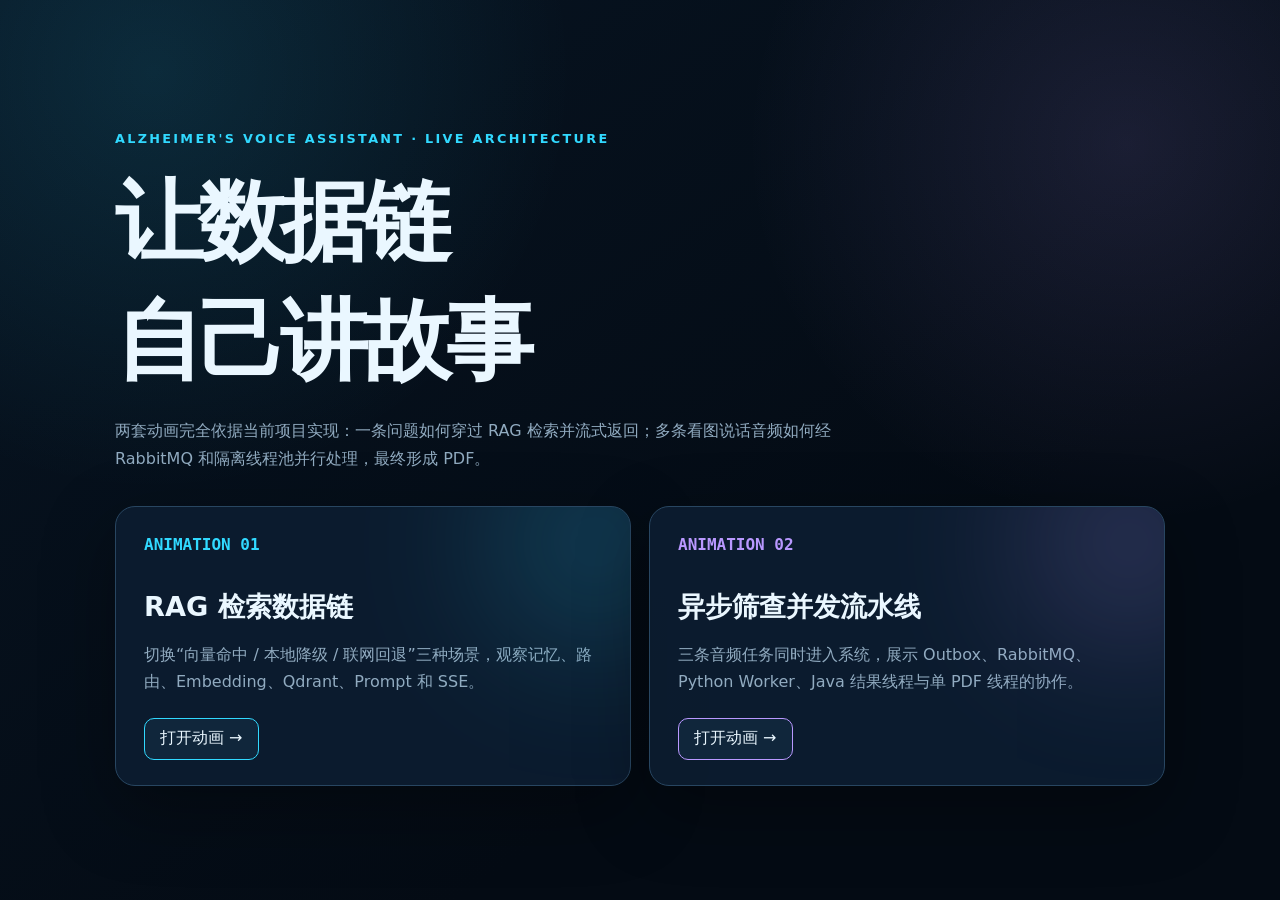
<file: docs/animations/index.html>
<!doctype html>
<html lang="zh-CN">
<head>
  <meta charset="UTF-8">
  <meta name="viewport" content="width=device-width, initial-scale=1">
  <title>忆声守护 · 系统数据链动画</title>
  <link rel="stylesheet" href="animation.css">
</head>
<body class="index-page">
  <main class="index-content">
    <p class="eyebrow">ALZHEIMER'S VOICE ASSISTANT · LIVE ARCHITECTURE</p>
    <h1>让数据链<br>自己讲故事</h1>
    <p>两套动画完全依据当前项目实现：一条问题如何穿过 RAG 检索并流式返回；多条看图说话音频如何经 RabbitMQ 和隔离线程池并行处理，最终形成 PDF。</p>
    <div class="nav-grid">
      <article class="nav-card" style="--glow: var(--cyan)">
        <span class="number">ANIMATION 01</span>
        <h2>RAG 检索数据链</h2>
        <p>切换“向量命中 / 本地降级 / 联网回退”三种场景，观察记忆、路由、Embedding、Qdrant、Prompt 和 SSE。</p>
        <a href="rag-retrieval.html">打开动画 →</a>
      </article>
      <article class="nav-card" style="--glow: var(--purple)">
        <span class="number">ANIMATION 02</span>
        <h2>异步筛查并发流水线</h2>
        <p>三条音频任务同时进入系统，展示 Outbox、RabbitMQ、Python Worker、Java 结果线程与单 PDF 线程的协作。</p>
        <a href="async-screening.html">打开动画 →</a>
      </article>
    </div>
  </main>
</body>
</html>
</file>
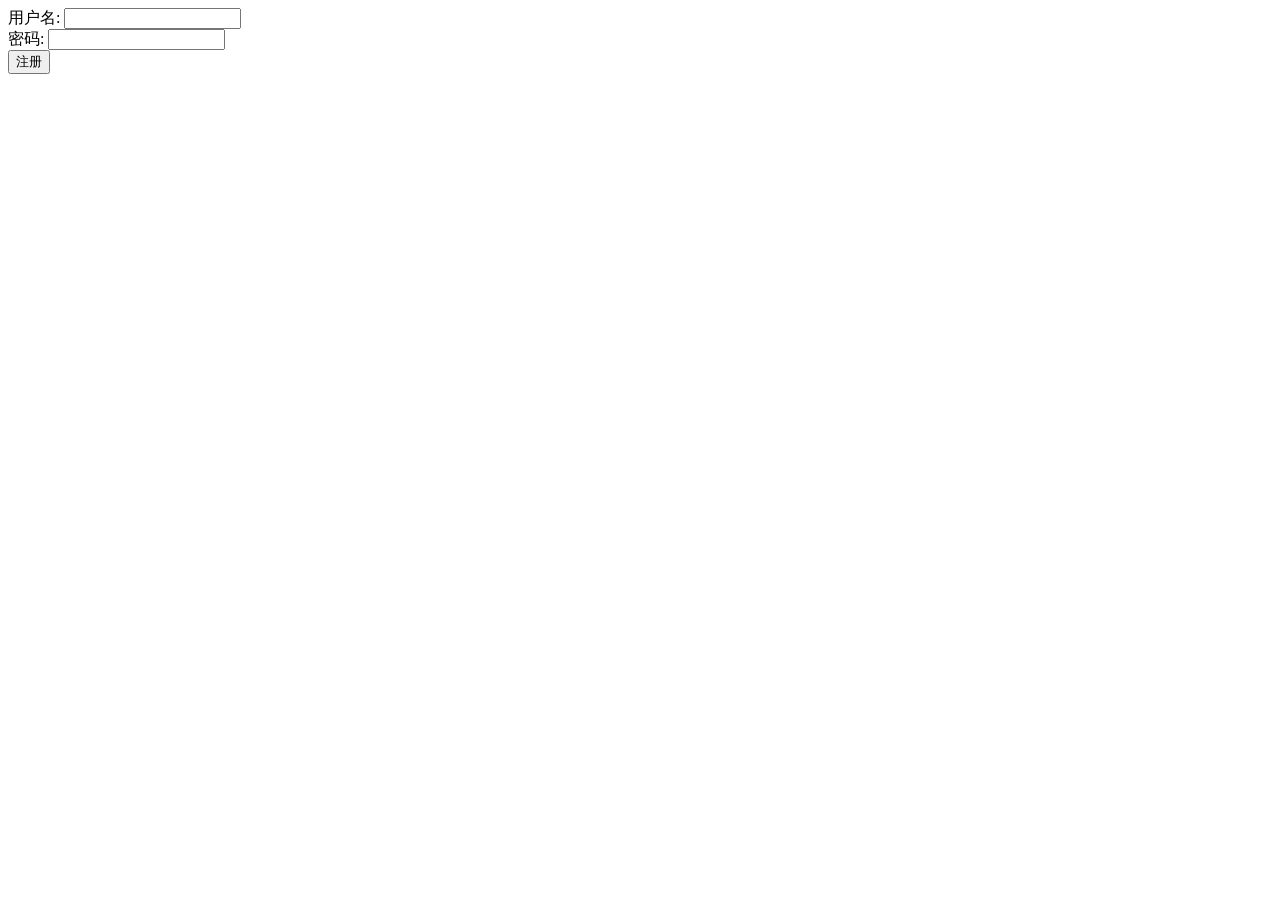
<file: docs/test.html>
<!DOCTYPE html>
<html>
<body>
<form action="http://localhost:8080/user/register" method="post">
    用户名: <input type="text" name="username"><br>
    密码: <input type="text" name="password"><br>
    <input type="submit" value="注册">
</form>
</body>
</html>
</file>
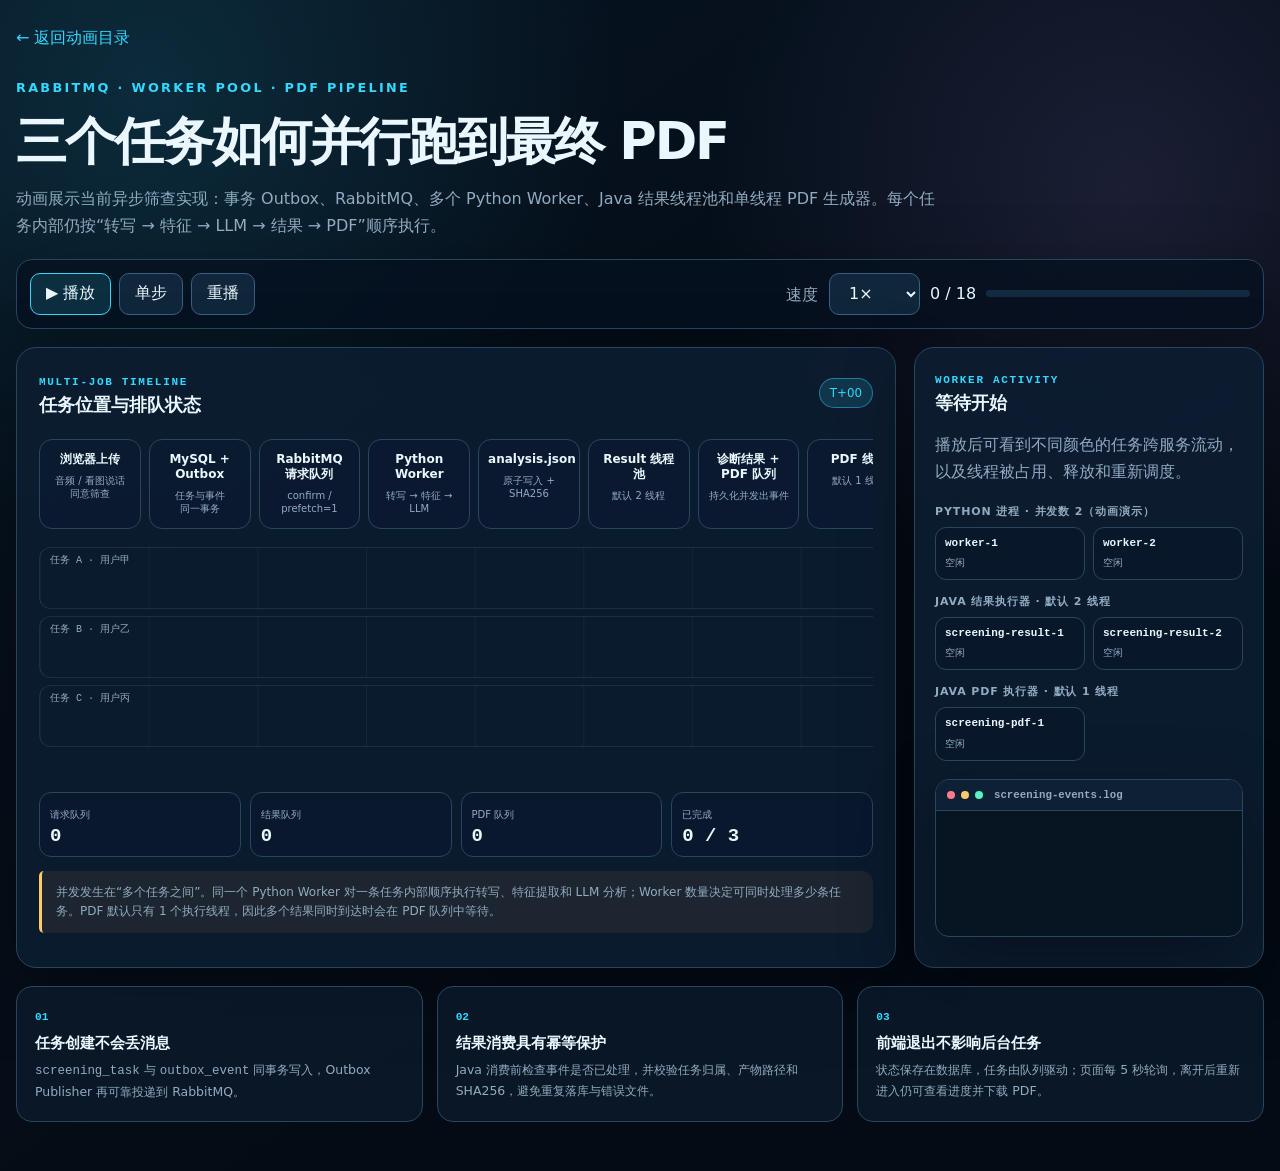
<file: docs/animations/async-screening.html>
<!doctype html>
<html lang="zh-CN">
<head>
  <meta charset="utf-8">
  <meta name="viewport" content="width=device-width, initial-scale=1">
  <title>多线程异步筛查动画</title>
  <link rel="stylesheet" href="animation.css">
</head>
<body>
  <main class="page-shell">
    <header class="hero compact">
      <a class="back-link" href="index.html">← 返回动画目录</a>
      <p class="eyebrow">RABBITMQ · WORKER POOL · PDF PIPELINE</p>
      <h1>三个任务如何并行跑到最终 PDF</h1>
      <p class="hero-copy">动画展示当前异步筛查实现：事务 Outbox、RabbitMQ、多个 Python Worker、Java 结果线程池和单线程 PDF 生成器。每个任务内部仍按“转写 → 特征 → LLM → 结果 → PDF”顺序执行。</p>
    </header>

    <section class="toolbar" aria-label="动画控制器">
      <div class="control-group">
        <button id="playButton" class="primary-button" type="button">▶ 播放</button>
        <button id="stepButton" type="button">单步</button>
        <button id="resetButton" type="button">重播</button>
      </div>
      <label>速度
        <select id="speedSelect">
          <option value="0.7">0.7×</option>
          <option value="1" selected>1×</option>
          <option value="1.6">1.6×</option>
          <option value="2.2">2.2×</option>
        </select>
      </label>
      <div class="progress-wrap" aria-label="动画进度">
        <span id="progressText">0 / 18</span>
        <div class="progress-track"><span id="progressBar"></span></div>
      </div>
    </section>

    <section class="demo-grid">
      <div class="board-card">
        <div class="board-heading">
          <div><span class="section-kicker">MULTI-JOB TIMELINE</span><h2>任务位置与排队状态</h2></div>
          <span id="tickBadge" class="status-pill">T+00</span>
        </div>
        <div class="timeline-scroll">
          <div class="screening-board">
            <div class="stage-row">
              <div id="stage-0" class="stage-cell"><b>浏览器上传</b><small>音频 / 看图说话<br>同意筛查</small></div>
              <div id="stage-1" class="stage-cell"><b>MySQL + Outbox</b><small>任务与事件<br>同一事务</small></div>
              <div id="stage-2" class="stage-cell"><b>RabbitMQ 请求队列</b><small>confirm / prefetch=1</small></div>
              <div id="stage-3" class="stage-cell"><b>Python Worker</b><small>转写 → 特征 → LLM</small></div>
              <div id="stage-4" class="stage-cell"><b>analysis.json</b><small>原子写入 + SHA256</small></div>
              <div id="stage-5" class="stage-cell"><b>Result 线程池</b><small>默认 2 线程</small></div>
              <div id="stage-6" class="stage-cell"><b>诊断结果 + PDF 队列</b><small>持久化并发出事件</small></div>
              <div id="stage-7" class="stage-cell"><b>PDF 线程</b><small>默认 1 线程</small></div>
              <div id="stage-8" class="stage-cell"><b>完成 / 下载</b><small>COMPLETED 100%</small></div>
            </div>
            <div class="lane-labels">
              <div class="job-lane" data-label="任务 A · 用户甲"><div id="task-a" class="task-chip task-a" style="--stage:0">等待进入</div></div>
              <div class="job-lane" data-label="任务 B · 用户乙"><div id="task-b" class="task-chip task-b" style="--stage:0">等待进入</div></div>
              <div class="job-lane" data-label="任务 C · 用户丙"><div id="task-c" class="task-chip task-c" style="--stage:0">等待进入</div></div>
            </div>
          </div>
        </div>
        <div class="metrics-row">
          <div class="metric"><small>请求队列</small><b id="requestCount">0</b></div>
          <div class="metric"><small>结果队列</small><b id="resultCount">0</b></div>
          <div class="metric"><small>PDF 队列</small><b id="pdfCount">0</b></div>
          <div class="metric"><small>已完成</small><b id="completeCount">0 / 3</b></div>
        </div>
        <p class="architecture-note">并发发生在“多个任务之间”。同一个 Python Worker 对一条任务内部顺序执行转写、特征提取和 LLM 分析；Worker 数量决定可同时处理多少条任务。PDF 默认只有 1 个执行线程，因此多个结果同时到达时会在 PDF 队列中等待。</p>
      </div>

      <aside class="inspector-card">
        <span class="section-kicker">WORKER ACTIVITY</span>
        <h2 id="stepTitle">等待开始</h2>
        <p id="stepDetail">播放后可看到不同颜色的任务跨服务流动，以及线程被占用、释放和重新调度。</p>
        <div class="thread-rack">
          <div class="thread-group">
            <h3>Python 进程 · 并发数 2（动画演示）</h3>
            <div class="thread-slots"><div id="python-1" class="thread-slot"><b>worker-1</b><small>空闲</small></div><div id="python-2" class="thread-slot"><b>worker-2</b><small>空闲</small></div></div>
          </div>
          <div class="thread-group">
            <h3>Java 结果执行器 · 默认 2 线程</h3>
            <div class="thread-slots"><div id="result-1" class="thread-slot"><b>screening-result-1</b><small>空闲</small></div><div id="result-2" class="thread-slot"><b>screening-result-2</b><small>空闲</small></div></div>
          </div>
          <div class="thread-group">
            <h3>Java PDF 执行器 · 默认 1 线程</h3>
            <div class="thread-slots"><div id="pdf-1" class="thread-slot"><b>screening-pdf-1</b><small>空闲</small></div></div>
          </div>
        </div>
        <div class="terminal">
          <div class="terminal-bar"><span></span><span></span><span></span><b>screening-events.log</b></div>
          <div id="terminalBody" class="terminal-body" aria-live="polite"></div>
        </div>
      </aside>
    </section>

    <section class="notes-grid">
      <article><span>01</span><h3>任务创建不会丢消息</h3><p><code>screening_task</code> 与 <code>outbox_event</code> 同事务写入，Outbox Publisher 再可靠投递到 RabbitMQ。</p></article>
      <article><span>02</span><h3>结果消费具有幂等保护</h3><p>Java 消费前检查事件是否已处理，并校验任务归属、产物路径和 SHA256，避免重复落库与错误文件。</p></article>
      <article><span>03</span><h3>前端退出不影响后台任务</h3><p>状态保存在数据库，任务由队列驱动；页面每 5 秒轮询，离开后重新进入仍可查看进度并下载 PDF。</p></article>
    </section>
  </main>
  <script src="screening-animation.js"></script>
</body>
</html>
</file>
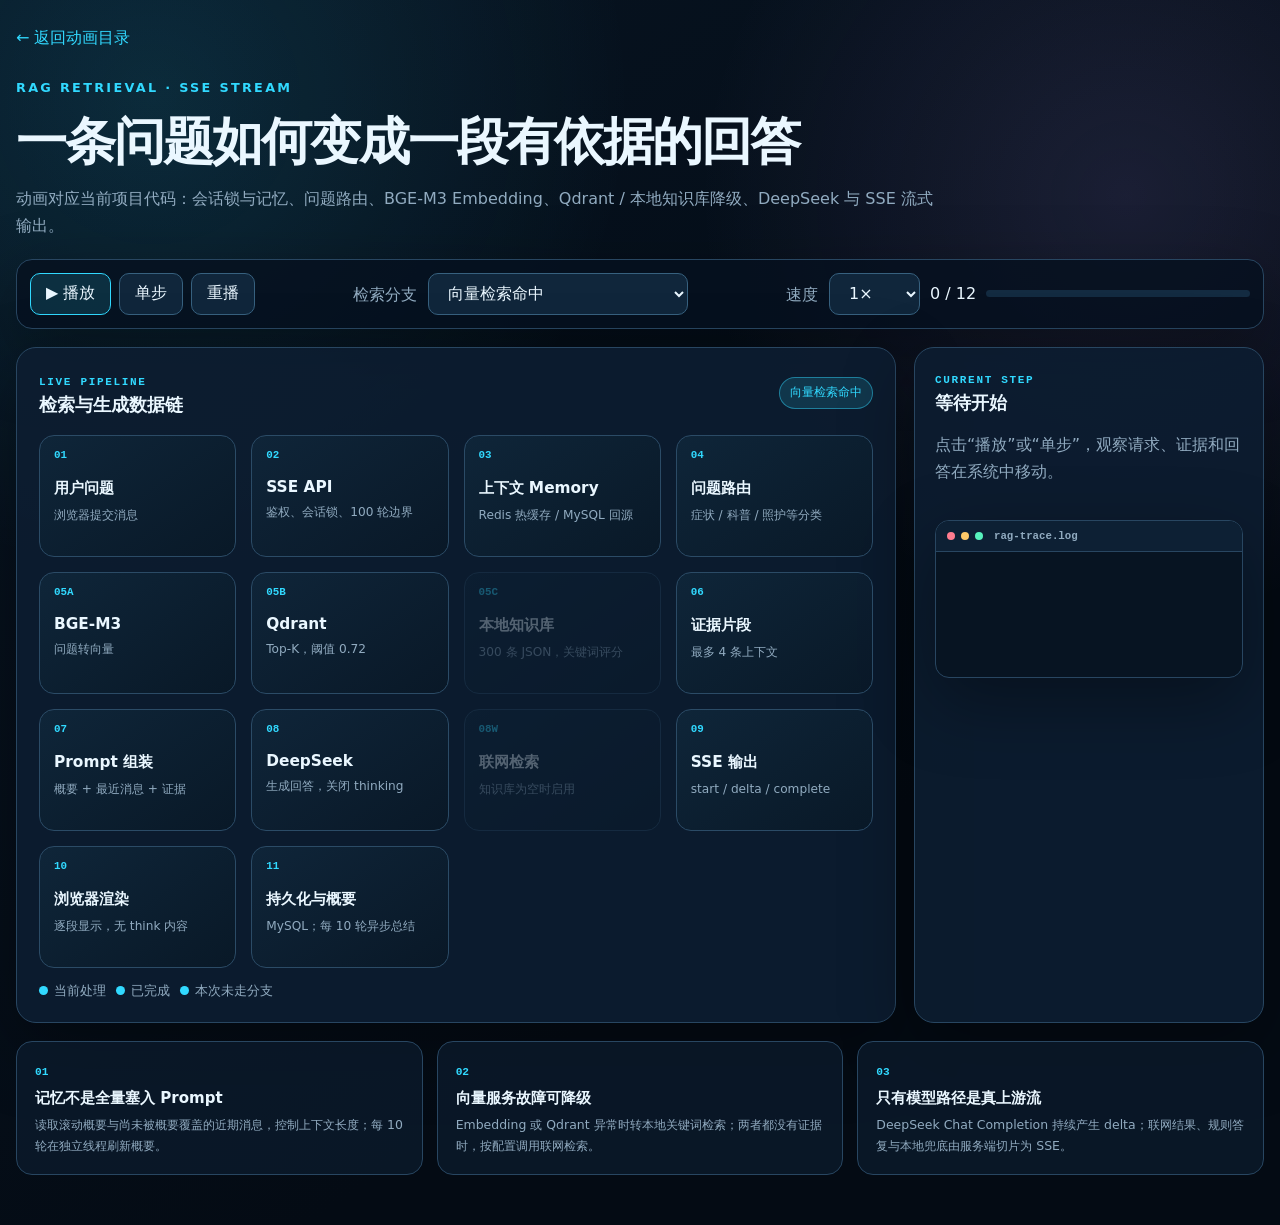
<file: docs/animations/rag-retrieval.html>
<!doctype html>
<html lang="zh-CN">
<head>
  <meta charset="utf-8">
  <meta name="viewport" content="width=device-width, initial-scale=1">
  <title>RAG 检索过程动画</title>
  <link rel="stylesheet" href="animation.css">
</head>
<body>
  <main class="page-shell">
    <header class="hero compact">
      <a class="back-link" href="index.html">← 返回动画目录</a>
      <p class="eyebrow">RAG RETRIEVAL · SSE STREAM</p>
      <h1>一条问题如何变成一段有依据的回答</h1>
      <p class="hero-copy">动画对应当前项目代码：会话锁与记忆、问题路由、BGE-M3 Embedding、Qdrant / 本地知识库降级、DeepSeek 与 SSE 流式输出。</p>
    </header>

    <section class="toolbar" aria-label="动画控制器">
      <div class="control-group">
        <button id="playButton" class="primary-button" type="button">▶ 播放</button>
        <button id="stepButton" type="button">单步</button>
        <button id="resetButton" type="button">重播</button>
      </div>
      <label>检索分支
        <select id="scenarioSelect">
          <option value="vector">向量检索命中</option>
          <option value="fallback">Embedding 失败，本地降级</option>
          <option value="web">知识库无命中，转联网</option>
        </select>
      </label>
      <label>速度
        <select id="speedSelect">
          <option value="0.7">0.7×</option>
          <option value="1" selected>1×</option>
          <option value="1.6">1.6×</option>
          <option value="2.2">2.2×</option>
        </select>
      </label>
      <div class="progress-wrap" aria-label="动画进度">
        <span id="progressText">0 / 12</span>
        <div class="progress-track"><span id="progressBar"></span></div>
      </div>
    </section>

    <section class="demo-grid">
      <div class="board-card">
        <div class="board-heading">
          <div>
            <span class="section-kicker">LIVE PIPELINE</span>
            <h2>检索与生成数据链</h2>
          </div>
          <span id="scenarioBadge" class="status-pill">向量检索命中</span>
        </div>
        <div id="ragBoard" class="flow-board" aria-label="RAG 数据流">
          <div id="rag-user" class="flow-node" style="--x:0;--y:0"><span class="node-index">01</span><b>用户问题</b><small>浏览器提交消息</small></div>
          <div id="rag-api" class="flow-node" style="--x:1;--y:0"><span class="node-index">02</span><b>SSE API</b><small>鉴权、会话锁、100 轮边界</small></div>
          <div id="rag-memory" class="flow-node" style="--x:2;--y:0"><span class="node-index">03</span><b>上下文 Memory</b><small>Redis 热缓存 / MySQL 回源</small></div>
          <div id="rag-router" class="flow-node" style="--x:3;--y:0"><span class="node-index">04</span><b>问题路由</b><small>症状 / 科普 / 照护等分类</small></div>

          <div id="rag-embedding" class="flow-node branch-vector" style="--x:0;--y:1"><span class="node-index">05A</span><b>BGE-M3</b><small>问题转向量</small></div>
          <div id="rag-qdrant" class="flow-node branch-vector" style="--x:1;--y:1"><span class="node-index">05B</span><b>Qdrant</b><small>Top-K，阈值 0.72</small></div>
          <div id="rag-local" class="flow-node branch-local" style="--x:2;--y:1"><span class="node-index">05C</span><b>本地知识库</b><small>300 条 JSON，关键词评分</small></div>
          <div id="rag-docs" class="flow-node" style="--x:3;--y:1"><span class="node-index">06</span><b>证据片段</b><small>最多 4 条上下文</small></div>

          <div id="rag-prompt" class="flow-node" style="--x:0;--y:2"><span class="node-index">07</span><b>Prompt 组装</b><small>概要 + 最近消息 + 证据</small></div>
          <div id="rag-model" class="flow-node" style="--x:1;--y:2"><span class="node-index">08</span><b>DeepSeek</b><small>生成回答，关闭 thinking</small></div>
          <div id="rag-web" class="flow-node branch-web" style="--x:2;--y:2"><span class="node-index">08W</span><b>联网检索</b><small>知识库为空时启用</small></div>
          <div id="rag-stream" class="flow-node" style="--x:3;--y:2"><span class="node-index">09</span><b>SSE 输出</b><small>start / delta / complete</small></div>

          <div id="rag-browser" class="flow-node" style="--x:1;--y:3"><span class="node-index">10</span><b>浏览器渲染</b><small>逐段显示，无 think 内容</small></div>
          <div id="rag-save" class="flow-node" style="--x:2;--y:3"><span class="node-index">11</span><b>持久化与概要</b><small>MySQL；每 10 轮异步总结</small></div>
          <div id="ragPacket" class="data-packet" aria-hidden="true"><span>Q</span></div>
        </div>
        <div class="legend">
          <span><i class="legend-dot active-dot"></i>当前处理</span>
          <span><i class="legend-dot done-dot"></i>已完成</span>
          <span><i class="legend-dot dim-dot"></i>本次未走分支</span>
        </div>
      </div>

      <aside class="inspector-card">
        <span class="section-kicker">CURRENT STEP</span>
        <h2 id="stepTitle">等待开始</h2>
        <p id="stepDetail">点击“播放”或“单步”，观察请求、证据和回答在系统中移动。</p>
        <dl id="dataList" class="data-list"></dl>
        <div class="terminal">
          <div class="terminal-bar"><span></span><span></span><span></span><b>rag-trace.log</b></div>
          <div id="terminalBody" class="terminal-body" aria-live="polite"></div>
        </div>
      </aside>
    </section>

    <section class="notes-grid">
      <article><span>01</span><h3>记忆不是全量塞入 Prompt</h3><p>读取滚动概要与尚未被概要覆盖的近期消息，控制上下文长度；每 10 轮在独立线程刷新概要。</p></article>
      <article><span>02</span><h3>向量服务故障可降级</h3><p>Embedding 或 Qdrant 异常时转本地关键词检索；两者都没有证据时，按配置调用联网检索。</p></article>
      <article><span>03</span><h3>只有模型路径是真上游流</h3><p>DeepSeek Chat Completion 持续产生 delta；联网结果、规则答复与本地兜底由服务端切片为 SSE。</p></article>
    </section>
  </main>
  <script src="rag-animation.js"></script>
</body>
</html>
</file>
<file: docs/animations/animation.css>
:root {
  --bg: #06111f;
  --panel: rgba(12, 29, 48, .92);
  --panel-soft: rgba(18, 40, 63, .72);
  --line: #284661;
  --text: #eaf7ff;
  --muted: #91abc0;
  --cyan: #31d9ff;
  --cyan-soft: rgba(49, 217, 255, .14);
  --mint: #57f2bd;
  --amber: #ffca69;
  --purple: #b998ff;
  --danger: #ff7c8f;
  --shadow: 0 24px 70px rgba(0, 0, 0, .34);
  font-family: "Microsoft YaHei", "PingFang SC", Inter, system-ui, sans-serif;
  color: var(--text);
  background: var(--bg);
}

* { box-sizing: border-box; }
html { min-height: 100%; background: var(--bg); }
body {
  margin: 0;
  min-height: 100vh;
  background:
    radial-gradient(circle at 12% 8%, rgba(49, 217, 255, .12), transparent 30%),
    radial-gradient(circle at 88% 16%, rgba(185, 152, 255, .12), transparent 28%),
    linear-gradient(145deg, #071422, #040b14 68%);
}

button, select { font: inherit; }
button { cursor: pointer; }
button:focus-visible, select:focus-visible, a:focus-visible {
  outline: 3px solid rgba(49, 217, 255, .55);
  outline-offset: 3px;
}

.demo-shell { width: min(1460px, calc(100% - 32px)); margin: 0 auto; padding: 28px 0 50px; }
.demo-header { display: flex; align-items: flex-end; justify-content: space-between; gap: 24px; margin-bottom: 20px; }
.demo-header h1 { margin: 5px 0 8px; font-size: clamp(1.7rem, 4vw, 3.3rem); letter-spacing: -.04em; }
.demo-header p { margin: 0; color: var(--muted); line-height: 1.7; max-width: 880px; }
.eyebrow { color: var(--cyan) !important; font-size: .8rem; font-weight: 900; letter-spacing: .18em; text-transform: uppercase; }
.back-link { color: var(--cyan); text-decoration: none; white-space: nowrap; }

.toolbar {
  display: flex; flex-wrap: wrap; align-items: center; gap: 10px;
  padding: 13px; margin-bottom: 18px; border: 1px solid var(--line);
  border-radius: 16px; background: rgba(6, 17, 31, .82); box-shadow: var(--shadow);
}
.toolbar button, .toolbar select, .nav-card a {
  min-height: 42px; padding: 9px 15px; border: 1px solid #37617f; border-radius: 10px;
  color: var(--text); background: #10263b;
}
.toolbar button:hover, .toolbar button.active { border-color: var(--cyan); background: var(--cyan-soft); }
.toolbar label { color: var(--muted); margin-left: auto; }
.toolbar select { margin-left: 6px; }
.progress-wrap { display: flex; align-items: center; gap: 10px; min-width: min(320px, 100%); }
.progress-track { flex: 1; height: 7px; overflow: hidden; border-radius: 999px; background: #132b41; }
.progress-bar { width: 0; height: 100%; border-radius: inherit; background: linear-gradient(90deg, var(--cyan), var(--mint)); transition: width .3s ease; }
.step-counter { color: var(--muted); font-variant-numeric: tabular-nums; white-space: nowrap; }

.demo-grid { display: grid; grid-template-columns: minmax(0, 1fr) 350px; gap: 18px; }
.board, .inspector, .terminal, .nav-card {
  border: 1px solid var(--line); border-radius: 20px; background: var(--panel); box-shadow: var(--shadow);
}
.board { position: relative; min-height: 690px; padding: 22px; overflow: hidden; }
.board::before {
  content: ""; position: absolute; inset: 0; pointer-events: none; opacity: .18;
  background-image: linear-gradient(var(--line) 1px, transparent 1px), linear-gradient(90deg, var(--line) 1px, transparent 1px);
  background-size: 32px 32px;
}
.inspector { padding: 20px; }
.inspector h2, .terminal h2 { margin: 0 0 12px; font-size: 1rem; color: var(--cyan); letter-spacing: .06em; }
.inspector h3 { margin: 8px 0 10px; font-size: 1.2rem; }
.inspector p { color: var(--muted); line-height: 1.75; }
.inspector dl { display: grid; gap: 8px; margin: 16px 0; }
.inspector dl > div { display: grid; grid-template-columns: 110px 1fr; gap: 8px; padding: 9px 0; border-bottom: 1px solid rgba(40, 70, 97, .7); }
.inspector dt { color: var(--muted); }
.inspector dd { margin: 0; font-family: Consolas, monospace; overflow-wrap: anywhere; }
.callout { padding: 13px; border-left: 3px solid var(--amber); border-radius: 9px; color: #ffe6b2; background: rgba(255, 202, 105, .1); line-height: 1.65; }
.legend { display: flex; flex-wrap: wrap; gap: 10px; margin-top: 14px; color: var(--muted); font-size: .84rem; }
.legend span::before { content: ""; display: inline-block; width: 9px; height: 9px; margin-right: 6px; border-radius: 50%; background: var(--dot, var(--cyan)); }

.flow-board { position: relative; z-index: 1; display: grid; grid-template-columns: repeat(4, minmax(145px, 1fr)); gap: 15px; }
.flow-node {
  position: relative; min-height: 122px; padding: 14px; border: 1px solid #2b4b66; border-radius: 15px;
  background: linear-gradient(145deg, rgba(15, 37, 57, .98), rgba(9, 24, 39, .98));
  transition: border-color .35s ease, transform .35s ease, box-shadow .35s ease, opacity .35s ease;
}
.flow-node::after { content: attr(data-index); position: absolute; right: 11px; top: 9px; color: #49657b; font: 700 .72rem Consolas, monospace; }
.flow-node .icon { display: grid; place-items: center; width: 34px; height: 34px; margin-bottom: 10px; border-radius: 10px; color: #04121d; background: var(--node-color, var(--cyan)); font-weight: 950; }
.flow-node h3 { margin: 0 0 5px; font-size: 1rem; }
.flow-node p { margin: 0; color: var(--muted); font-size: .82rem; line-height: 1.55; }
.flow-node.active { border-color: var(--node-color, var(--cyan)); transform: translateY(-4px); box-shadow: 0 0 0 1px var(--node-color, var(--cyan)), 0 0 28px color-mix(in srgb, var(--node-color, var(--cyan)) 28%, transparent); }
.flow-node.complete { border-color: rgba(87, 242, 189, .48); }
.flow-node.dim { opacity: .32; }
.flow-node.branch { border-style: dashed; }
.flow-node[data-tone="mint"] { --node-color: var(--mint); }
.flow-node[data-tone="amber"] { --node-color: var(--amber); }
.flow-node[data-tone="purple"] { --node-color: var(--purple); }
.flow-node[data-tone="danger"] { --node-color: var(--danger); }
.data-packet {
  position: absolute; z-index: 8; width: 19px; height: 19px; left: 0; top: 0; border: 3px solid #dffaff;
  border-radius: 50%; background: var(--cyan); box-shadow: 0 0 9px var(--cyan), 0 0 28px var(--cyan);
  transform: translate(-100px, -100px); transition: transform var(--packet-duration, .65s) cubic-bezier(.2,.8,.2,1), background .25s ease;
  pointer-events: none;
}
.data-packet::after { content: ""; position: absolute; inset: 4px; border-radius: 50%; background: white; }

.terminal { margin-top: 18px; padding: 17px 19px; }
.terminal-output { min-height: 100px; max-height: 180px; overflow: auto; margin: 0; color: #bcecff; font: .85rem/1.65 Consolas, monospace; white-space: pre-wrap; }
.terminal-output .time { color: #54748c; }
.terminal-output .ok { color: var(--mint); }
.terminal-output .warn { color: var(--amber); }

.index-page { display: grid; place-items: center; min-height: 100vh; padding: 30px; }
.index-content { width: min(1050px, 100%); }
.index-content h1 { font-size: clamp(2.1rem, 7vw, 5.5rem); letter-spacing: -.06em; margin: 8px 0 15px; }
.index-content > p { color: var(--muted); max-width: 760px; line-height: 1.8; }
.nav-grid { display: grid; grid-template-columns: repeat(2, 1fr); gap: 18px; margin-top: 32px; }
.nav-card { position: relative; overflow: hidden; padding: 28px; min-height: 280px; }
.nav-card::before { content: ""; position: absolute; width: 190px; height: 190px; right: -60px; top: -60px; border-radius: 50%; background: var(--glow, var(--cyan)); filter: blur(80px); opacity: .25; }
.nav-card .number { color: var(--glow, var(--cyan)); font: 800 1rem Consolas, monospace; }
.nav-card h2 { margin: 35px 0 10px; font-size: 1.7rem; }
.nav-card p { color: var(--muted); line-height: 1.7; }
.nav-card a { position: absolute; left: 28px; bottom: 25px; text-decoration: none; border-color: var(--glow, var(--cyan)); }

@media (max-width: 1050px) {
  .demo-grid { grid-template-columns: 1fr; }
  .board { min-height: auto; }
  .flow-board { grid-template-columns: repeat(3, 1fr); }
}
@media (max-width: 720px) {
  .demo-shell { width: min(100% - 18px, 1460px); padding-top: 16px; }
  .demo-header { align-items: flex-start; flex-direction: column; }
  .toolbar label { margin-left: 0; }
  .progress-wrap { order: 3; width: 100%; }
  .flow-board { grid-template-columns: repeat(2, 1fr); }
  .flow-node { min-height: 112px; }
  .nav-grid { grid-template-columns: 1fr; }
}
@media (max-width: 470px) { .flow-board { grid-template-columns: 1fr; } }
@media (prefers-reduced-motion: reduce) {
  *, *::before, *::after { animation-duration: .01ms !important; transition-duration: .01ms !important; }
}

/* Shared layout used by the two self-contained animation pages. */
.page-shell { width: min(1460px, calc(100% - 32px)); margin: 0 auto; padding: 28px 0 50px; }
.hero { margin-bottom: 20px; }
.hero h1 { margin: 5px 0 8px; font-size: clamp(1.7rem, 4vw, 3.3rem); letter-spacing: -.04em; }
.hero-copy { max-width: 920px; margin: 0; color: var(--muted); line-height: 1.7; }
.hero .back-link { display: inline-block; margin-bottom: 18px; }
.control-group { display: flex; gap: 8px; }
.primary-button { border-color: var(--cyan) !important; background: var(--cyan-soft) !important; }
.progress-track > span { display: block; width: 0; height: 100%; border-radius: inherit; background: linear-gradient(90deg, var(--cyan), var(--mint)); transition: width .3s ease; }
.board-card, .inspector-card { border: 1px solid var(--line); border-radius: 20px; background: var(--panel); box-shadow: var(--shadow); }
.board-card { min-width: 0; padding: 22px; overflow: hidden; }
.inspector-card { min-width: 0; padding: 20px; }
.board-heading { display: flex; align-items: center; justify-content: space-between; gap: 14px; margin-bottom: 18px; }
.board-heading h2, .inspector-card h2 { margin: 4px 0 0; font-size: 1.1rem; }
.section-kicker { color: var(--cyan); font: 800 .69rem/1 Consolas, monospace; letter-spacing: .15em; }
.status-pill { padding: 7px 10px; border: 1px solid rgba(49,217,255,.45); border-radius: 999px; color: var(--cyan); background: var(--cyan-soft); font-size: .74rem; white-space: nowrap; }
.inspector-card > p { color: var(--muted); line-height: 1.72; }
.flow-node b { display: block; margin: 28px 0 7px; font-size: .96rem; }
.flow-node small { display: block; color: var(--muted); font-size: .76rem; line-height: 1.5; }
.node-index { position: absolute; left: 14px; top: 13px; color: var(--cyan); font: 800 .68rem Consolas, monospace; }
.flow-node.done { border-color: rgba(87,242,189,.48); box-shadow: inset 3px 0 rgba(87,242,189,.45); }
.data-packet { display: grid; place-items: center; width: 32px; height: 32px; font: 900 .7rem Consolas, monospace; color: #06111f; }
.data-packet::after { display: none; }
.data-list { display: grid; grid-template-columns: 90px 1fr; gap: 0; margin: 16px 0; }
.data-list dt, .data-list dd { padding: 8px 0; border-bottom: 1px solid rgba(40,70,97,.7); font-size: .8rem; }
.data-list dt { color: var(--muted); }
.data-list dd { margin: 0; color: var(--text); font-family: Consolas, monospace; overflow-wrap: anywhere; }
.terminal { overflow: hidden; padding: 0; border: 1px solid var(--line); border-radius: 14px; background: #071422; }
.terminal-bar { display: flex; align-items: center; gap: 6px; padding: 9px 11px; border-bottom: 1px solid var(--line); background: #0d2034; }
.terminal-bar span { width: 8px; height: 8px; border-radius: 50%; background: var(--danger); }
.terminal-bar span:nth-child(2) { background: var(--amber); }
.terminal-bar span:nth-child(3) { background: var(--mint); }
.terminal-bar b { margin-left: 5px; color: var(--muted); font: 600 .67rem Consolas, monospace; }
.terminal-body { min-height: 125px; max-height: 220px; overflow: auto; padding: 11px; color: #9dcce2; font: .72rem/1.65 Consolas, monospace; }
.log-line.current { color: var(--mint); }
.notes-grid { display: grid; grid-template-columns: repeat(3, 1fr); gap: 14px; margin-top: 18px; }
.notes-grid article { padding: 18px; border: 1px solid var(--line); border-radius: 16px; background: rgba(12,29,48,.68); }
.notes-grid article > span { color: var(--cyan); font: 800 .7rem Consolas, monospace; }
.notes-grid h3 { margin: 10px 0 7px; font-size: .94rem; }
.notes-grid p { margin: 0; color: var(--muted); font-size: .78rem; line-height: 1.65; }

/* Async screening timeline */
.timeline-scroll { overflow-x: auto; padding-bottom: 10px; }
.screening-board { position: relative; min-width: 980px; padding: 4px 0 12px; }
.stage-row { display: grid; grid-template-columns: repeat(9, minmax(98px, 1fr)); gap: 8px; }
.stage-cell { min-height: 90px; padding: 12px 9px; border: 1px solid var(--line); border-radius: 13px; background: rgba(11,25,48,.72); text-align: center; transition: .25s ease; }
.stage-cell b { display: block; color: var(--text); font-size: 12px; line-height: 1.25; }
.stage-cell small { display: block; margin-top: 7px; color: var(--muted); font-size: 10px; line-height: 1.35; }
.stage-cell.active { border-color: var(--cyan); background: rgba(36,207,255,.11); box-shadow: 0 0 24px rgba(36,207,255,.14); }
.lane-labels { margin-top: 18px; }
.job-lane { position: relative; height: 62px; margin: 7px 0; border: 1px solid rgba(130,164,210,.15); border-radius: 12px; background-image: linear-gradient(90deg, rgba(80,115,160,.11) 1px, transparent 1px); background-size: calc(100% / 9) 100%; overflow: hidden; }
.job-lane::before { content: attr(data-label); position: absolute; left: 10px; top: 7px; z-index: 1; color: var(--muted); font: 10px/1.1 Consolas, monospace; }
.task-chip { --task-color: var(--cyan); position: absolute; left: calc((var(--stage) + .5) * (100% / 9)); top: 39px; z-index: 3; min-width: 92px; max-width: 112px; padding: 7px 9px; border: 1px solid var(--task-color); border-radius: 999px; color: #eefbff; background: color-mix(in srgb, var(--task-color) 22%, #0b1930); box-shadow: 0 0 18px color-mix(in srgb, var(--task-color) 28%, transparent); font-size: 10px; text-align: center; white-space: nowrap; transform: translate(-50%, -50%); transition: left .65s cubic-bezier(.2,.8,.2,1), opacity .3s ease, filter .3s ease; }
.task-chip.waiting { animation: queuePulse 1s ease-in-out infinite alternate; }
.task-chip.done { filter: saturate(.7); }
.task-b { --task-color: var(--purple); }
.task-c { --task-color: var(--mint); }
@keyframes queuePulse { to { box-shadow: 0 0 28px color-mix(in srgb, var(--task-color) 48%, transparent); } }
.metrics-row { display: grid; grid-template-columns: repeat(4, 1fr); gap: 9px; margin-top: 16px; }
.metric { padding: 10px; border: 1px solid var(--line); border-radius: 12px; background: rgba(10,24,46,.72); }
.metric small { color: var(--muted); font-size: 10px; }
.metric b { display: block; margin-top: 5px; font: 700 19px/1 Consolas, monospace; color: var(--text); }
.thread-rack { display: grid; gap: 14px; margin: 18px 0; }
.thread-group h3 { margin: 0 0 8px; color: var(--muted); font-size: 11px; font-weight: 600; letter-spacing: .08em; text-transform: uppercase; }
.thread-slots { display: grid; grid-template-columns: repeat(2, 1fr); gap: 8px; }
.thread-slot { min-height: 51px; padding: 9px; border: 1px solid var(--line); border-radius: 11px; background: rgba(9,22,42,.74); transition: .25s ease; }
.thread-slot b { display: block; font: 600 11px/1.2 Consolas, monospace; color: var(--text); }
.thread-slot small { display: block; margin-top: 6px; color: var(--muted); font-size: 10px; }
.thread-slot.busy { border-color: var(--slot-color, var(--cyan)); background: color-mix(in srgb, var(--slot-color, var(--cyan)) 12%, #09162a); box-shadow: inset 3px 0 var(--slot-color, var(--cyan)); }
.thread-slot.busy small { color: #eaf8ff; }
.architecture-note { margin-top: 14px; padding: 12px 14px; border-left: 3px solid var(--amber); border-radius: 5px 11px 11px 5px; color: var(--muted); background: rgba(255,169,77,.07); font-size: 12px; line-height: 1.6; }
@media (max-width: 900px) { .notes-grid { grid-template-columns: 1fr; } }
@media (max-width: 700px) {
  .page-shell { width: min(100% - 18px, 1460px); padding-top: 16px; }
  .metrics-row { grid-template-columns: repeat(2, 1fr); }
  .toolbar label { margin-left: 0; }
}
</file>
